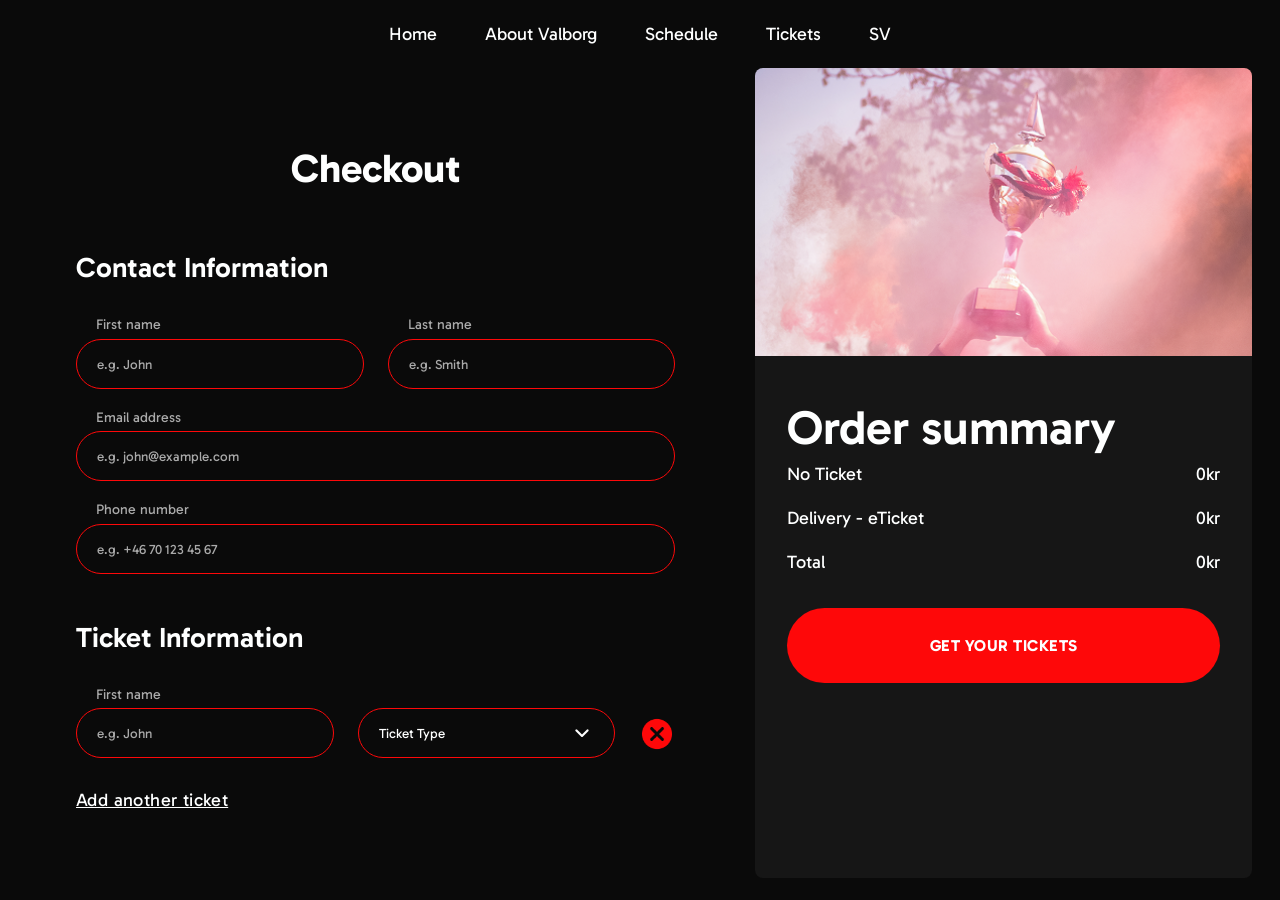
<file: booking-page.html>
<!DOCTYPE html>
<html lang="en">
  <head>
    <meta charset="UTF-8" />
    <meta name="viewport" content="width=device-width, initial-scale=1.0" />
    <title>Valborg</title>
    <link rel="preconnect" href="https://fonts.googleapis.com" />
    <link rel="preconnect" href="https://fonts.gstatic.com" crossorigin />
    <link
      href="https://fonts.googleapis.com/css2?family=Gabarito:wght@400..900&display=swap"
      rel="stylesheet"
    />
    <link rel="stylesheet" href="css/main.css" />
    <link rel="stylesheet" href="css/booking.css" />
    <script src="js/addTicket.js" defer></script>
  </head>

  <body>
    <nav>
      <ul>
        <li><a href="index.html">Home</a></li>
        <li><a href="#about-event">About Valborg</a></li>
        <li><a href="schedule.html">Schedule</a></li>
        <li><a href="tickets-page.html">Tickets</a></li>
        <li><a href="">SV</a></li>
      </ul>
    </nav>
    
    <main>
      <section id="checkout-section">
        <div id="checkout-left">
          <h1>Checkout</h1>
          <h2>Contact Information</h2>
          <div class="row">
            <div class="input-group">
              <label for="contact-first-name">First name</label>
              <input
                id="contact-first-name"
                type="text"
                placeholder="e.g. John"
              />
            </div>
            <div class="input-group">
              <label for="contact-last-name">Last name</label>
              <input
                id="contact-last-name"
                type="text"
                placeholder="e.g. Smith"
              />
            </div>
          </div>
          <div class="input-group">
            <label for="contact-email">Email address</label>
            <input
              id="contact-email"
              type="email"
              placeholder="e.g. john@example.com"
            />
          </div>
          <div class="input-group">
            <label for="contact-phone">Phone number</label>
            <input
              id="contact-phone"
              type="tel"
              placeholder="e.g. +46 70 123 45 67"
            />
          </div>
          <h2>Ticket Information</h2>
          <div id="ticket-container">
            <div class="row">
              <div class="input-group">
                <label for="ticket-first-name-1">First name</label>
                <input
                  id="ticket-first-name-1"
                  type="text"
                  placeholder="e.g. John"
                />
              </div>
              <div class="input-group">
                <label for="ticket-selector" class="sr-only">Ticket type</label>
                <select id="ticket-selector">
                  <option value="No Ticket" data-price="0kr">
                    Ticket Type
                  </option>
                  <option value="Entry Ticket" data-price="100kr">
                    Entry Ticket
                  </option>
                  <option value="Plus Ticket" data-price="150kr">
                    Plus Ticket
                  </option>
                  <option value="Experience Ticket" data-price="200kr">
                    Experience Ticket
                  </option>
                </select>
              </div>
              <button class="remove-ticket">
                <img src="./icons/cancel.png" alt="Remove ticket" />
              </button>
            </div>
          </div>
          <button class="link-button" id="add-ticket">
            Add another ticket
          </button>
        </div>
        
        <div id="checkout-right">
          <img
            src="./photos/checkout-photo.png"
            alt="Valborg Celebration Cup"
          />
          <div id="summary-box">
            <h2>Order summary</h2>
            <div id="ticket-summary">
              <div class="summary-row">
                <p class="ticket-type">No Ticket</p>
                <p class="ticket-price">0kr</p>
              </div>
            </div>
            <div class="summary-row">
              <p>Delivery - eTicket</p>
              <p>0kr</p>
            </div>
            <div class="summary-row total">
              <p>Total</p>
              <p class="total-value">0kr</p>
            </div>
            <a href="confirmation-page.html" class="primary-button"
              >GET YOUR TICKETS</a
            >
          </div>
        </div>
      </section>
    </main>
  </body>
</html>
</file>
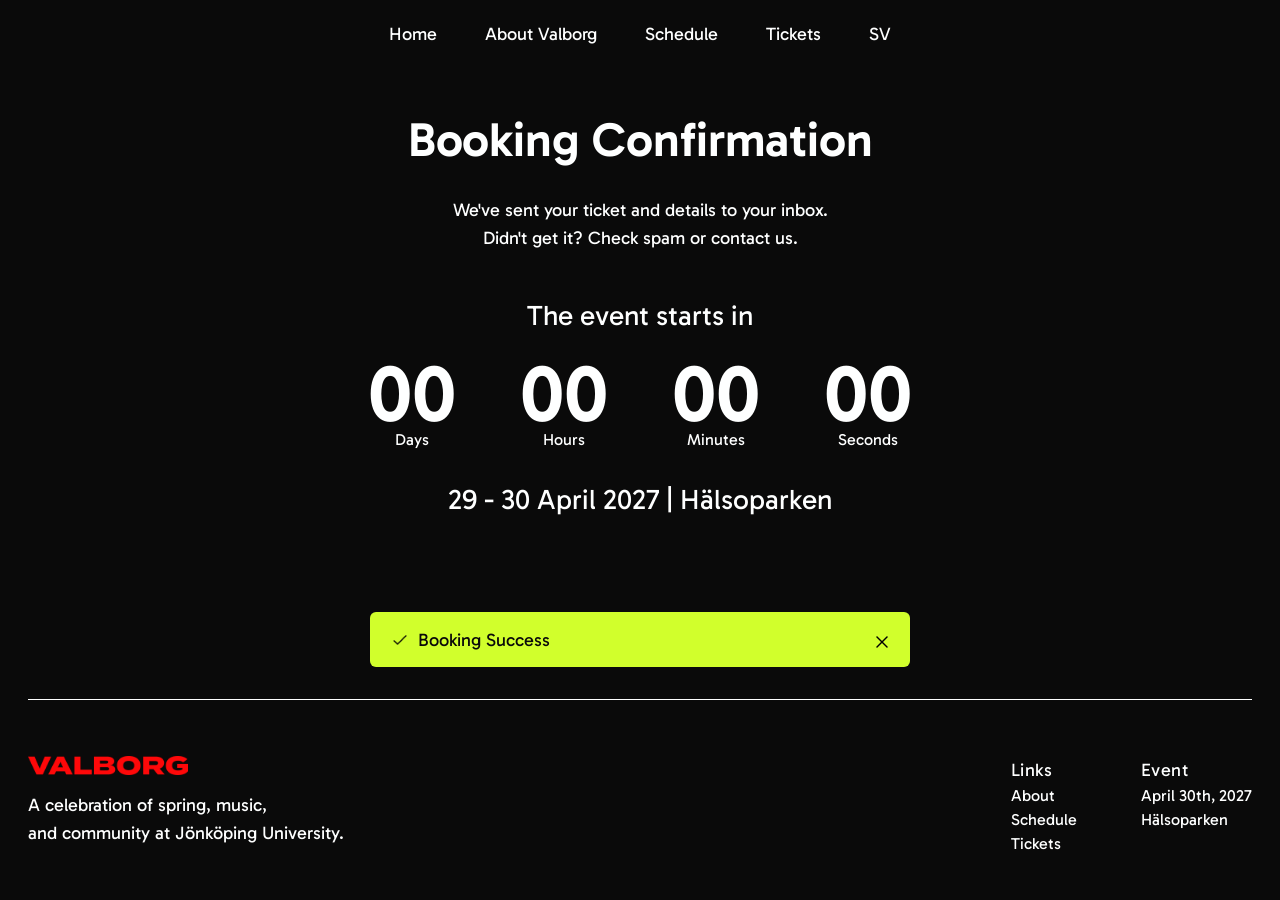
<file: confirmation-page.html>
<!DOCTYPE html>
<html lang="en">
  <head>
    <meta charset="UTF-8" />
    <meta name="viewport" content="width=device-width, initial-scale=1.0" />
    <title>Valborg</title>
    <link rel="preconnect" href="https://fonts.googleapis.com" />
    <link rel="preconnect" href="https://fonts.gstatic.com" crossorigin />
    <link
      href="https://fonts.googleapis.com/css2?family=Gabarito:wght@400..900&display=swap"
      rel="stylesheet"
    />
    <link rel="stylesheet" href="css/main.css" />
    <link rel="stylesheet" href="css/confirm.css" />
    <script src="js/countdown.js" defer></script>
  </head>
  <body>
    <nav>
      <ul>
        <li><a href="index.html">Home</a></li>
        <li><a href="#about-event">About Valborg</a></li>
        <li><a href="schedule.html">Schedule</a></li>
        <li><a href="tickets-page.html">Tickets</a></li>
        <li><a href="">SV</a></li>
      </ul>
    </nav>

    <main>
      <section id="confirmation">
        <h2>Booking Confirmation</h2>
        <p>
          We've sent your ticket and details to your inbox. <br />
          Didn't get it? Check spam or contact us.
        </p>
      </section>
      <section id="countdown">
        <div class="countdown-hero">
          <p>The event starts in</p>
        </div>
        <div class="timebox">
          <div clas="time">
            <h2 class="days">00</h2>
            <p>Days</p>
          </div>
          <div class="time">
            <h2 class="hours">00</h2>
            <p>Hours</p>
          </div>
          <div class="time">
            <h2 class="minutes">00</h2>
            <p>Minutes</p>
          </div>
          <div class="time">
            <h2 class="seconds">00</h2>
            <p>Seconds</p>
          </div>
        </div>
        <div class="countdown-place">
          <p>29 - 30 April 2027 | Hälsoparken</p>
        </div>
      </section>
      <div class="booking-banner">
        <div class="banner-left">
          <img src="./icons/Check.png" alt="success" class="banner-icon" />
          <p class="banner-text">Booking Success</p>
        </div>
        <img src="./icons/Close.png" alt="close" class="banner-icon" />
      </div>
    </main>

    <footer>
      <div id="footer-name">
        <img
          class="logo-footer"
          alt="Valborg-logo"
          src="./photos/VALBORG.png"
        />
        <p>
          A celebration of spring, music,<br />
          and community at Jönköping University.
        </p>
      </div>

      <div class="footer-info">
        <div id="footer-links">
          <h4>Links</h4>
          <p>About</p>
          <p>Schedule</p>
          <p>Tickets</p>
        </div>
        <div class="footer-event">
          <h4>Event</h4>
          <p>
            April 30th, 2027 <br />
            Hälsoparken
          </p>
        </div>
      </div>
    </footer>
  </body>
</html>
</file>
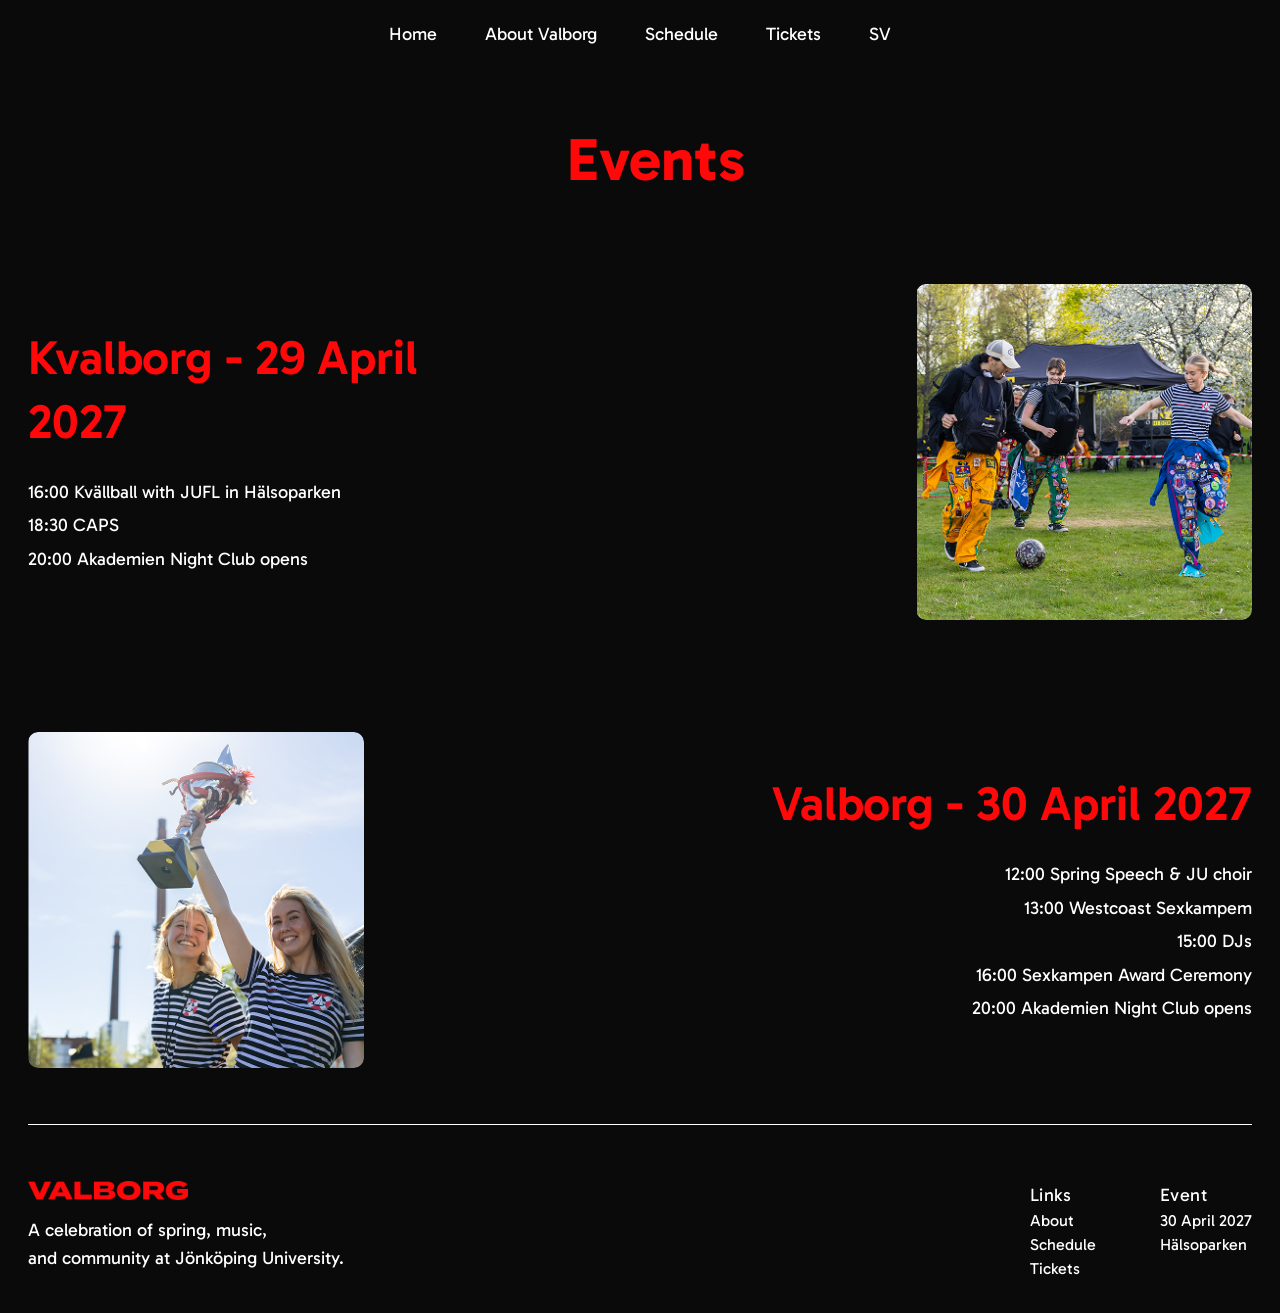
<file: schedule.html>
<!doctype html>
<html lang="en">
  <head>
    <meta charset="UTF-8" />
    <meta name="viewport" content="width=device-width, initial-scale=1.0" />
    <title>Valborg</title>
    <link rel="preconnect" href="https://fonts.googleapis.com" />
    <link rel="preconnect" href="https://fonts.gstatic.com" crossorigin />
    <link
      href="https://fonts.googleapis.com/css2?family=Gabarito:wght@400..900&display=swap"
      rel="stylesheet"
    />
    <link rel="stylesheet" href="css/main.css" />
    <link rel="stylesheet" href="css/schedule.css" />
  </head>
  <body>
    <nav>
      <ul>
        <li><a href="index.html">Home</a></li>
        <li><a href="index.html">About Valborg</a></li>
        <li><a href="schedule.html">Schedule</a></li>
        <li><a href="tickets-page.html">Tickets</a></li>
        <li><a href="index-sv.html">SV</a></li>
      </ul>
    </nav>

    <main>
      <section id="events-title">
        <h1>Events</h1>
      </section>

      <section class="event-section">
        <div class="event-text">
          <h2>Kvalborg - 29 April 2027</h2>
          <p>16:00 Kvällball with JUFL in Hälsoparken</p>
          <p>18:30 CAPS</p>
          <p>20:00 Akademien Night Club opens</p>
        </div>
        <div class="event-image">
          <img
            src="./photos/schedule-first-photo.png"
            alt="Students playing football at Valborg"
          />
        </div>
      </section>

      <section class="event-section reverse">
        <div class="event-image">
          <img
            src="./photos/schedule-second-photo.png"
            alt="Two students holding the football winning cup"
          />
        </div>
        <div class="event-text">
          <h2>Valborg - 30 April 2027</h2>
          <p>12:00 Spring Speech & JU choir</p>
          <p>13:00 Westcoast Sexkampem</p>
          <p>15:00 DJs</p>
          <p>16:00 Sexkampen Award Ceremony</p>
          <p>20:00 Akademien Night Club opens</p>
        </div>
      </section>
    </main>
    <footer>
      <div id="footer-name">
        <img
          class="logo-footer"
          alt="Valborg-logo"
          src="./photos/VALBORG.png"
        />
        <p>
          A celebration of spring, music,<br />
          and community at Jönköping University.
        </p>
      </div>

      <div class="footer-info">
        <div id="footer-links">
          <h4>Links</h4>
          <p>About</p>
          <p>Schedule</p>
          <p>Tickets</p>
        </div>
        <div class="footer-event">
          <h4>Event</h4>
          <p>30 April 2027</p>
          <p>Hälsoparken</p>
        </div>
      </div>
    </footer>
  </body>
</html>
</file>
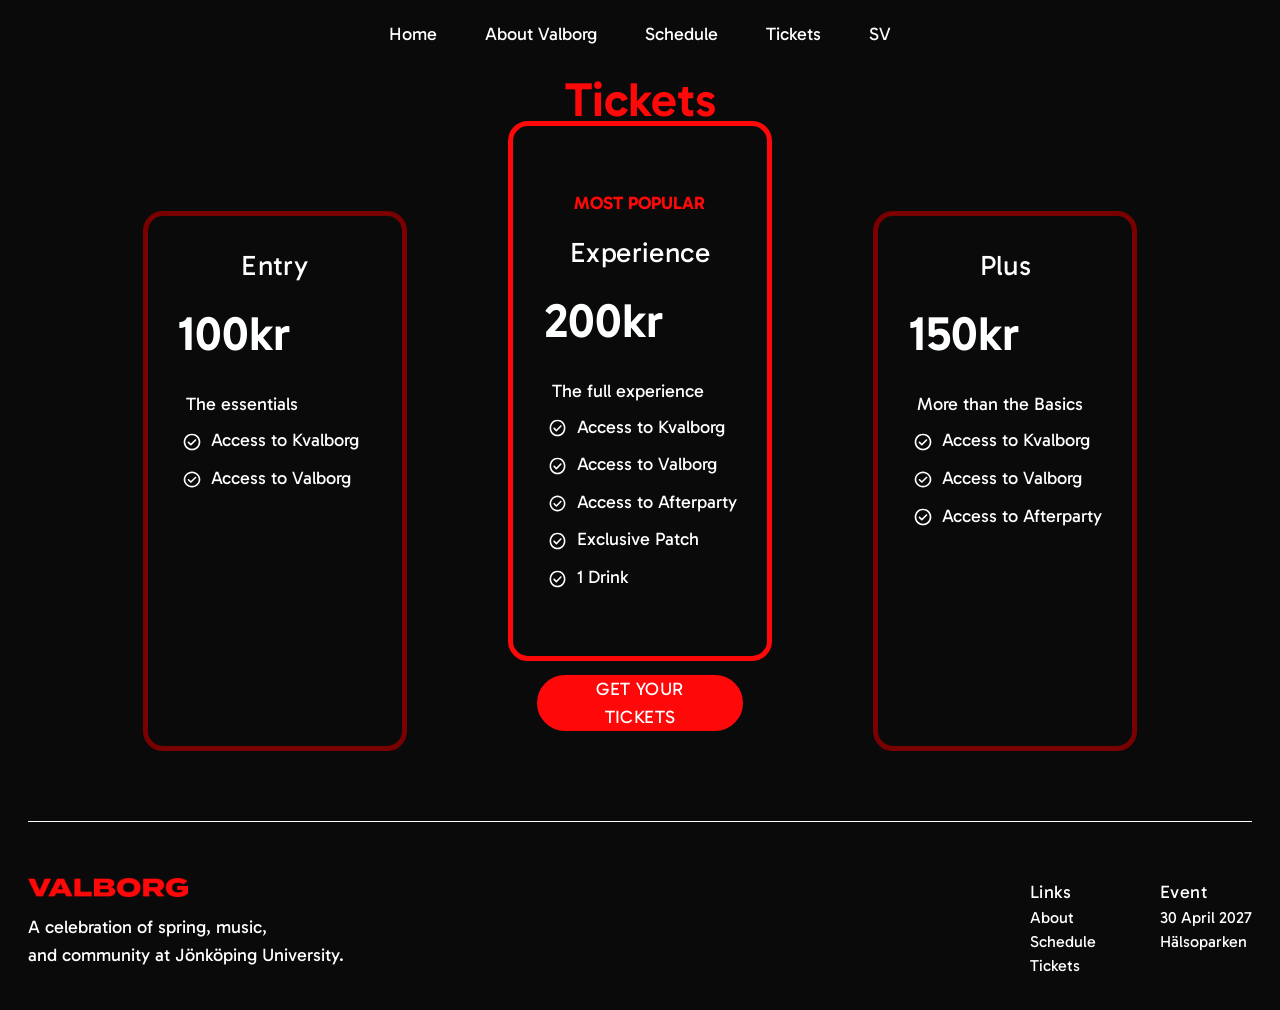
<file: tickets-page.html>
<!DOCTYPE html>
<html lang="en">
  <head>
    <meta charset="UTF-8" />
    <meta name="viewport" content="width=device-width, initial-scale=1.0" />
    <title>Valborg</title>
    <link rel="preconnect" href="https://fonts.googleapis.com" />
    <link rel="preconnect" href="https://fonts.gstatic.com" crossorigin />
    <link
      href="https://fonts.googleapis.com/css2?family=Gabarito:wght@400..900&display=swap"
      rel="stylesheet"
    />
    <link rel="stylesheet" href="css/main.css" />
    <link rel="stylesheet" href="css/tickets.css" />
    <script src="js/addTicket.js" defer></script>
  </head>
  <body>
    <div id="black-line"></div>

    <nav>
      <ul>
        <li><a href="index.html">Home</a></li>
        <li><a href="#about-event">About Valborg</a></li>
        <li><a href="schedule.html">Schedule</a></li>
        <li><a href="tickets-page.html">Tickets</a></li>
        <li><a href="">SV</a></li>
      </ul>
    </nav>

    <h2 class="tickets-heading-3">Tickets</h2>

    <main class="ticket-container">
      <section class="entry-flexbox">
        <h4>Entry</h4>
        <h2 class="price">100kr</h2>
        <p class="ticket-description">The essentials</p>
        <p>
          <img
            class="ticket-benefit-icons"
            src="icons/Checkbox-Icon.svg"
            alt="Benefit 1 of Entry Ticket"
          />
          Access to Kvalborg
        </p>
        <p>
          <img
            class="ticket-benefit-icons"
            src="icons/Checkbox-Icon.svg"
            alt="Benefit 2 of Entry Ticket"
          />
          Access to Valborg
        </p>
      </section>

      <section class="experience-flexbox">
        <h5 id="popular-subtitle-2">Most Popular</h5>
        <h4>Experience</h4>
        <h2 class="price">200kr</h2>
        <p class="ticket-description">The full experience</p>
        <p>
          <img
            class="ticket-benefit-icons"
            src="icons/Checkbox-Icon.svg"
            alt="Benefit 1 of Experience Ticket"
          />
          Access to Kvalborg
        </p>
        <p>
          <img
            class="ticket-benefit-icons"
            src="icons/Checkbox-Icon.svg"
            alt="Benefit 2 of Experience Ticket"
          />
          Access to Valborg
        </p>
        <p>
          <img
            class="ticket-benefit-icons"
            src="icons/Checkbox-Icon.svg"
            alt="Benefit 3 of Experience Ticket"
          />
          Access to Afterparty
        </p>
        <p>
          <img
            class="ticket-benefit-icons"
            src="icons/Checkbox-Icon.svg"
            alt="Benefit 4 of Experience Ticket"
          />
          Exclusive Patch
        </p>
        <p>
          <img
            class="ticket-benefit-icons"
            src="icons/Checkbox-Icon.svg"
            alt="Benefit 5 of Experience Ticket"
          />
          1 Drink
        </p>
      </section>

      <section class="plus-flexbox">
        <h4>Plus</h4>
        <h2 class="price">150kr</h2>
        <p class="ticket-description">More than the Basics</p>
        <p>
          <img
            class="ticket-benefit-icons"
            src="icons/Checkbox-Icon.svg"
            alt="Benefit 1 of Plus Ticket"
          />
          Access to Kvalborg
        </p>
        <p>
          <img
            class="ticket-benefit-icons"
            src="icons/Checkbox-Icon.svg"
            alt="Benefit 2 of Plus Ticket"
          />
          Access to Valborg
        </p>
        <p>
          <img
            class="ticket-benefit-icons"
            src="icons/Checkbox-Icon.svg"
            alt="Benefit 3 of Plus Ticket"
          />
          Access to Afterparty
        </p>
      </section>
      <button onclick="window.location.href = 'booking-page.html'">
        Get your tickets
      </button>
    </main>

    <footer>
      <div id="footer-name">
        <img
          class="logo-footer"
          alt="Valborg-logo"
          src="./photos/VALBORG.png"
        />
        <p>
          A celebration of spring, music,<br />
          and community at Jönköping University.
        </p>
      </div>

      <div class="footer-info">
        <div id="footer-links">
          <h4>Links</h4>
          <p>About</p>
          <p>Schedule</p>
          <p>Tickets</p>
        </div>
        <div class="footer-event">
          <h4>Event</h4>
          <p>30 April 2027</p>
          <p>Hälsoparken</p>
        </div>
      </div>
    </footer>
  </body>
</html>
</file>
<file: css/main.css>
/* Design System - variables */

:root {
  /* colours */
  --background-colour: #0a0a0a;
  --main-text-colour: #feffff;

  --primary-default-colour: #fe0809;
  --primary-hover-colour: #d00001;
  --primary-clicked-colour: #feffff;
  --unavailable-colour: #a2a2a2;

  --secondary-default-colour: #d1ff2c;
  --secondary-hover-colour: #adde00;
  --secondary-clicked-colour: #feffff;

  --error-default-colour: #790000;
  --error-hover-colour: #ca5050;
  --error-clicked-colour: #ffa9a9;

  /* grid system*/
  /* px to vw conversion for a total of 1224px viewport width */
  --column-width-desktop: 6.535vw;
  --column-gap-desktop: 1.96vw;

  /* px to vw conversion for a total of 320px viewport width */
  --column-width-mobile: 10vw;
  --column-gap-mobile: 5vw;

  /* typography */
  --heading-1-font-size: 3.75rem;
  --heading-1-line-height: 4.5rem;
  --heading-1-text-transform: uppercase;

  --heading-2-font-size: 3rem;
  --heading-2-line-height: 4rem;

  --heading-3-font-size: 2.5rem;
  --heading-3-line-height: 3rem;

  --subtitle-1-font-size: 1.75rem;
  --subtitle-1-line-height: 2.5rem;

  --subtitle-2-font-size: 1.125rem;
  --subtitle-2-line-height: 1.75rem;
  --subtitle-2-text-transform: uppercase;

  --body-1-font-size: 1.125rem;
  --body-1-line-height: 1.75rem;

  --body-2-font-size: 1rem;
  --body-2-line-height: 1.5rem;
}

/* text styles */

h1 {
  font-family: "Gabarito", sans-serif;
  font-style: normal;
  font-weight: 700;
  font-size: var(--heading-1-font-size);
  line-height: var(--heading-1-line-height);
  text-transform: var(--heading-1-text-transform);
  margin-block-start: 0;
  margin-block-end: 0;
}

h2 {
  font-family: "Gabarito", sans-serif;
  font-style: normal;
  font-weight: 600;
  font-size: var(--heading-2-font-size);
  line-height: var(--heading-2-line-height);
  margin-block-start: 0;
  margin-block-end: 0;
}

h3 {
  font-family: "Gabarito", sans-serif;
  font-style: normal;
  font-weight: 500;
  font-size: var(--heading-3-font-size);
  line-height: var(--heading-3-line-height);
  margin-block-start: 0;
  margin-block-end: 0;
}

h4 {
  font-family: "Gabarito", sans-serif;
  font-style: normal;
  font-weight: 400;
  letter-spacing: 0.025rem;
  font-size: var(--subtitle-1-font-size);
  line-height: var(--subtitle-1-line-height);
  margin-block-start: 0;
  margin-block-end: 0;
}

h5 {
  font-family: "Gabarito", sans-serif;
  font-style: normal;
  font-weight: 700;
  font-size: var(--subtitle-2-font-size);
  line-height: var(--subtitle-2-line-height);
  text-transform: var(--subtitle-2-text-transform);
  margin-block-start: 0;
  margin-block-end: 0;
}

p,
nav a {
  font-family: "Gabarito", sans-serif;
  font-style: normal;
  font-weight: 400;
  font-size: var(--body-1-font-size);
  line-height: var(--body-1-line-height);
  color: var(--main-text-colour);
  margin-block-start: 0;
  margin-block-end: 0;
}

a {
  text-decoration: none;
  color: var(--main-text-colour);
}

button {
  font-family: "Gabarito", sans-serif;
  font-style: normal;
  font-weight: 400;
  letter-spacing: 0.025rem;
  font-size: var(--body-1-font-size);
  line-height: var(--body-1-line-height);
}

.footer-info p {
  font-size: var(--body-2-font-size);
  line-height: var(--body-2-line-height);
}

.footer-info h4 {
  font-size: var(--body-1-font-size);
  line-height: var(--body-1-line-height);
  color: var(--main-text-colour);
}

/* page style */

body {
  margin: 0;
  color: var(--main-text-colour);
  background-color: var(--background-colour);
}

/* ============== */
/* NAVBAR SECTION */
/* ============== */

nav {
  position: sticky;
  top: 0;
  z-index: 1000;
  background-color: var(--background-colour);
}

nav ul {
  list-style: none;
  display: flex;
  justify-content: center;
  align-items: center;
  gap: 3rem;
  padding: 1.25rem 1rem;
  margin: 0;
}

/* media query - 1 max width: 1000px* - NAV */
@media (max-width: 1000px) {
  nav ul {
    gap: 2rem;
  }
}

/* media query - 2 max width: 750px* - NAV */
@media (max-width: 750px) {
  nav ul {
    gap: 1.5rem;
    padding: 1rem;
  }
}

/* media query - 3 max width: 500px* - NAV */
@media (max-width: 500px) {
  nav ul {
    flex-direction: column;
    gap: 1rem;
    padding: 1rem 0;
  }
}

/* ============== */
/* FOOTER SECTION */
/* ============== */

footer {
  max-width: 1224px;
  margin: 0 auto;
  border-top: 1px solid var(--main-text-colour);
  padding: 3.5rem 0 2rem;
  display: flex;
  justify-content: space-between;
  align-items: flex-start;
  gap: 2rem;
}

#footer-name {
  max-width: 22rem;
}

.logo-footer {
  width: 10rem;
  height: auto;
  display: block;
  margin-bottom: 1rem;
}

.footer-info {
  display: flex;
  gap: 4rem;
}

footer {
  max-width: 1224px;
  margin: 0 auto;
  border-top: 1px solid var(--main-text-colour);
  padding: 3.5rem 0 2rem;
  display: flex;
  justify-content: space-between;
  align-items: flex-start;
  gap: 2rem;
  flex-wrap: wrap;
}

#footer-name {
  max-width: 22rem;
}

.logo-footer {
  width: 10rem;
  height: auto;
  display: block;
  margin-bottom: 1rem;
}

.footer-info {
  display: flex;
  gap: 4rem;
  flex-wrap: wrap;
}

/* media query - 1 max width: 1000px* - FOOTER */
@media (max-width: 1000px) {
  footer {
    padding: 3rem 40px 2rem;
  }

  .footer-info {
    gap: 3rem;
  }
}

/* media query - 2 max width: 750px* - FOOTER */
@media (max-width: 750px) {
  footer {
    flex-direction: column;
    align-items: center;
    text-align: center;
    padding: 2.5rem 30px 2rem;
  }

  #footer-name {
    max-width: 100%;
  }

  .footer-info {
    justify-content: center;
    gap: 2.5rem;
  }

  .logo-footer {
    margin: 0 auto 1rem;
  }
}

/* media query - 3 max width: 500px* - FOOTER */
@media (max-width: 500px) {
  footer {
    padding: 2rem 20px;
    gap: 1.5rem;
  }

  .footer-info {
    flex-direction: column;
    align-items: center;
    gap: 2rem;
  }

  .logo-footer {
    width: 8rem;
  }
}
</file>
<file: css/booking.css>
@import url(main.css);

#checkout-section {
  max-width: 1224px;
  margin: 0 auto;
  padding: 0 1rem;
  display: grid;
  grid-template-columns: 1.4fr 1fr;
  gap: 2rem;
  background-color: #0a0a0a;
  align-items: stretch;
}

#checkout-left {
  padding: 4rem 3rem;
}

#checkout-left h1 {
  font-size: 2.5rem;
  margin-bottom: 2rem;
  text-align: center;
  text-transform: none;
}

#checkout-left h2 {
  margin-top: 2rem;
  margin-bottom: 1rem;
  font-size: 1.75rem;
}

.row {
  display: flex;
  gap: 1.5rem;
  align-items: flex-end;
}

.input-group {
  display: flex;
  flex-direction: column;
  width: 100%;
  margin-bottom: 1.25rem;
}

.row .input-group {
  margin-bottom: 0;
}

.row {
  margin-bottom: 1.25rem;
}

.sr-only {
  position: absolute;
  width: 1px;
  height: 1px;
  padding: 0;
  margin: -1px;
  overflow: hidden;
  clip: rect(0, 0, 0, 0);
  white-space: nowrap;
  border: 0;
}

.input-group label {
  font-family: "Gabarito", sans-serif;
  font-size: 0.875rem;
  color: #aaa;
  margin-bottom: 0.35rem;
  padding-left: 1.25rem;
}

#checkout-left input,
#checkout-left select {
  width: 100%;
  padding: 1rem 1.25rem;
  margin-bottom: 0;
  border: 1px solid var(--primary-default-colour);
  border-radius: 999px;
  background: transparent;
  color: var(--main-text-colour);
  font-family: "Gabarito", sans-serif;
  box-sizing: border-box;
  -webkit-appearance: none;
  appearance: none;
}

#checkout-left select {
  background-image: url("/icons/dropdown.png");
  background-repeat: no-repeat;
  background-position: right 1.25rem center;
  padding-right: 2.75rem;
}

#checkout-left input::placeholder {
  color: #aaa;
}

#checkout-left input:focus,
#checkout-left select:focus {
  outline: none;
  border-color: #ff2b2b;
}

.link-button {
  background: transparent;
  border: none;
  color: var(--main-text-colour);
  text-decoration: underline;
  padding: 0;
  margin-top: 0.5rem;
  cursor: pointer;
}

#checkout-right {
  height: 100%;
  font-size: 1rem;
  font-style: normal;
  line-height: 40px;
  display: flex;
  flex-direction: column;
  background: #161616;
  border-radius: 8px;
  overflow: hidden;
}

#checkout-right img {
  width: 100%;
  aspect-ratio: 16/9;
  height: 18rem;
  object-fit: cover;
}

#summary-box {
  padding: 2.5rem 2rem 2rem;
}

.summary-row {
  display: flex;
  justify-content: space-between;
  margin-bottom: 1rem;
}

.summary-row p {
  margin: 0;
}

.total {
  margin-top: 0.5rem;
  font-weight: 700;
}

#summary-box hr {
  border: none;
  border-top: 1px solid #333;
  margin: 1.5rem 0;
}

.primary-button {
  display: block;
  width: 100%;
  margin-top: 2rem;
  padding: 1.1rem;
  border: none;
  border-radius: 999px;
  background: var(--primary-default-colour);
  color: var(--main-text-colour);
  font-family: "Gabarito", sans-serif;
  font-size: 1rem;
  font-weight: 700;
  letter-spacing: 0.5px;
  cursor: pointer;
  text-decoration: none;
  text-align: center;
  box-sizing: border-box;
}

/* ================== */
/* REMOVE TICKET BTN  */
/* ================== */
.remove-ticket {
  background: transparent;
  border: none;
  cursor: pointer;
  padding: 0;
  align-self: flex-end;
  display: flex;
  align-items: center;
  flex-shrink: 0;
  margin-bottom: 0.4rem;
}
.remove-ticket img {
  width: 36px;
  height: 36px;
  display: block;
}
.remove-ticket:hover {
  opacity: 0.7;
}

@media screen and (max-width: 900px) {
  #checkout-section {
    grid-template-columns: 1fr;
  }
  #checkout-left,
  #checkout-right {
    padding: 2.5rem 2rem;
  }
}

@media screen and (max-width: 600px) {
  .row {
    flex-direction: column;
    gap: 12;
  }
  #checkout-left {
    padding: 2rem 1.25rem;
  }
  #checkout-left h1 {
    font-size: 2rem;
  }
  #checkout-left h2 {
    font-size: 1.4rem;
  }
  #summary-box {
    padding: 1.5rem;
  }
}
</file>
<file: css/confirm.css>
/* ==================== */
/* CONFIRMATION SECTION */
/* ==================== */

#confirmation {
  display: flex;
  flex-direction: column;
  text-align: center;
  align-items: center;
  gap: 1.5rem;
  margin-top: 2.5rem;
}

/* ================= */
/* COUNTDOWN SECTION */
/* ================= */

#countdown {
  display: flex;
  flex-direction: column;
  margin: 3.125rem 6.25rem;
  align-items: center;
  text-align: center;
}

.countdown-hero {
  margin-bottom: 2rem;
}

.countdown-hero p {
  font-size: var(--subtitle-1-font-size);
}

.timebox {
  display: flex;
  align-items: center;
  justify-content: center;
  gap: 4rem;
}

.timebox h2 {
  font-size: 5rem;
}

.timebox p {
  font-size: 1rem;
}

.countdown-place p {
  font-size: var(--subtitle-1-font-size);
  margin-top: 2rem;
  margin-bottom: 3rem;
}

/* media query - 1 max width: 1000px* - CONFIRM */
@media (max-width: 1000px) {
  #countdown {
    margin: 3rem 4rem;
  }

  .timebox {
    gap: 3rem;
  }

  .timebox h2 {
    font-size: 4rem;
  }
}

/* media query - 2 max width: 750px* - CONFIRM */
@media (max-width: 750px) {
  #countdown {
    margin: 2.5rem 2.5rem;
  }

  .timebox {
    gap: 2rem;
  }

  .timebox h2 {
    font-size: 3rem;
  }

  .countdown-place p {
    margin-top: 1.5rem;
    margin-bottom: 2rem;
  }
}
/* media query - 3 max width: 500px* - CONFIRM */
@media (max-width: 500px) {
  #confirmation {
    margin-top: 1.5rem;
    gap: 1rem;
    padding: 0 1.25rem;
  }

  #countdown {
    margin: 2rem 1.25rem;
  }

  .timebox {
    gap: 1.25rem;
  }

  .timebox h2 {
    font-size: 2.2rem;
  }

  .timebox p {
    font-size: 0.85rem;
  }

  .countdown-place p {
    font-size: 0.9rem;
    margin-top: 1.25rem;
    margin-bottom: 1.5rem;
  }
}

@media (max-width: 500px) {
  nav ul {
    flex-direction: column;
    gap: 1rem;
    padding: 1rem 0;
  }
}

/* ================= */
/* BOOKING BANNER    */
/* ================= */
.booking-banner {
  display: flex;
  align-items: center;
  justify-content: space-between;
  gap: 0.5rem;
  background-color: var(--secondary-default-colour);
  color: var(--background-colour);
  font-size: var(--body-1-font-size);
  line-height: var(--body-1-line-height);
  font-weight: 600;
  padding: 0.85rem 1.25rem;
  border-radius: 6px;
  margin: 0 auto 2rem auto;
  max-width: 500px;
  width: 100%;
}

.banner-left {
  display: flex;
  align-items: center;
  gap: 0.5rem;
}

.banner-check {
  font-size: var(--body-1-font-size);
  color: var(--background-colour);
}

.banner-icon {
  width: 1.25rem;
  height: 1.25rem;
}

.banner-close {
  background: none;
  border: none;
  cursor: pointer;
  font-size: 1rem;
  color: #1a1a1a;
  padding: 0;
  margin-left: 1rem;
  line-height: 1;
}

.banner-text {
  color: var(--background-colour);
}

/* media query - 1 max width: 1000px* - CONFIRM */
@media (max-width: 1000px) {
  .booking-banner {
    max-width: 450px;
  }
}

/* media query - 2 max width: 750px* - CONFIRM */
@media (max-width: 750px) {
  .booking-banner {
    max-width: 350px;
  }
}

/* media query - 3 max width: 500px* - CONFIRM */
@media (max-width: 500px) {
  .booking-banner {
    max-width: 250px;
  }
}
</file>
<file: css/schedule.css>
@import url(main.css);

main {
  max-width: 1224px;
  margin: 0 auto;
}

#events-title {
  width: 100%;
  text-align: center;
  padding: 3.5rem 1rem 2rem;
}

#events-title h1 {
  color: var(--primary-default-colour);
  text-transform: none;
}
.event-section {
  display: grid;
  grid-template-columns: 1fr 1fr;
  align-items: center;
  gap: 3rem;
  padding: 3.5rem 0;
}
.event-text {
  justify-self: start;
  text-align: left;
  max-width: 30rem;
}
.event-text h2 {
  color: var(--primary-default-colour);
  margin-bottom: 1.5rem;
}

.event-text p {
  margin-bottom: 0.35rem;
}

.event-image {
  display: flex;
  justify-content: flex-end;
}
.reverse .event-text {
  justify-self: end;
  text-align: right;
}
.reverse .event-image {
  order: -1;
  justify-content: flex-start;
}

.event-image img {
  width: 100%;
  max-width: 21rem;
  height: auto;
  border-radius: 10px;
  object-fit: cover;
  display: block;
}

@media screen and (max-width: 900px) {
  .event-section {
    grid-template-columns: 1fr;
    align-items: start;
    text-align: center;
    gap: 1.5rem;
    padding: 2.5rem 0;
  }
  .event-text {
    justify-self: center;
    text-align: center;
    max-width: 100%;
    margin-bottom: 0.5rem;
  }
  .event-text h2 {
    margin-bottom: 1rem;
  }
  .event-image {
    justify-content: center;
  }
  .event-image img {
    max-width: 28rem;
  }
  .reverse .event-text {
    text-align: center;
    justify-self: center;
  }
  .reverse .event-image {
    order: 0;
    justify-content: center;
  }
}

@media screen and (max-width: 600px) {
  #event-title {
    padding: 2rem 1rem;
  }
  .event-section {
    padding: 2rem 0;
    gap: 1.5rem;
  }
  .event-img {
    max-width: 100%;
  }
}
</file>
<file: css/tickets.css>
@import url(main.css);
* {
  box-sizing: border-box;
}
.tickets-heading-3 {
  color: var(--primary-default-colour);
  text-align: center;
  margin: 0;
}

#popular-subtitle-2 {
  color: var(--primary-default-colour);
}

.ticket-container {
  display: grid;
  grid-template-columns: 1fr 1fr 1fr;
  column-gap: 4.5rem;
  margin: 5% 10% 0% 10%;
}

section {
  color: var(--main-text-colour);
  display: flex;
  flex-flow: column;
  text-align: center;
}

section h4 {
  margin-top: 1rem;
}

section p {
  margin-top: 0.5rem;
  text-align: left;
  padding-left: 1rem;
}

.price {
  text-align: start;
  padding: 1rem;
}

.entry-flexbox {
  display: flex;
  margin: 5%;
  padding: 5%;
  border: 5px solid var(--error-default-colour);
  border-radius: 20px 20px 20px 20px;
  background: var(--background-colour);
  height: 60vh;
}

.plus-flexbox {
  display: flex;
  margin: 5%;
  padding: 5%;
  border: 5px solid var(--error-default-colour);
  border-radius: 20px 20px 20px 20px;
  background: var(--background-colour);
  height: 60vh;
}

.experience-flexbox {
  display: flex;
  justify-content: center;
  margin: 5%;
  padding: 5%;
  border: 5px solid var(--primary-default-colour);
  border-radius: 20px 20px 20px 20px;
  background: var(--background-colour);
  transform: translateY(-10vh);
}

.ticket-description {
  padding-left: 1.5rem;
}

.ticket-benefit-icons {
  display: inline;
  vertical-align: middle;
  padding: 2%;
  width: 1.75rem;
  height: 1.75rem;
  aspect-ratio: 1/1;
}

button {
  background-color: var(--primary-default-colour);
  color: var(--white-colour);
  border: none;
  border-radius: 100px;
  padding: 0.75rem 1.5rem;
  font-size: var(--subtitle-2-font-size);
  line-height: var(--subtitle-2-line-height);
  text-transform: var(--subtitle-2-text-transform);
  cursor: pointer;
  display: inline-flex;
  width: 70%;
  height: 3.5rem;
  padding: 0.75rem 1.5rem;
  justify-content: center;
  justify-self: center;
  align-items: center;
  background: var(--primary-default-colour);
  border: 5px solid var(--primary-default-colour);
  border-radius: 100px;
  grid-column: 2/3;
  transform: translateY(-10vh);
}

/* media query - 1 max width: 1233px* - TICKET CARDS*/

@media screen and (max-width: 1233px) {
  .ticket-container {
    column-gap: 1rem;
  }

  section p {
    font-size: smaller;
  }

  #popular-subtitle-2 {
    font-size: smaller;
  }

  button {
    width: 80%;
    font-size: 0.8rem;
  }

  .ticket-benefit-icons {
    width: 1.5rem;
    height: 1.5rem;
    aspect-ratio: 1/1;
  }
}

/* media query - 2 max width: 986px - TICKET CARDS */
@media screen and (max-width: 986px) {
  .ticket-container {
    column-gap: 1rem;
  }
  .price {
    font-size: var(--heading-3-font-size);
  }
}
/* media query - 3 max width: 841px - TICKET CARDS */
@media screen and (max-width: 841px) {
  .ticket-container {
    margin: 5% 2% 0% 2%;
    column-gap: 0.5rem;
  }
  button {
    width: 80%;
  }
}

/* media query - 4 max width: 687px - TICKET CARDS */
@media screen and (max-width: 687px) {
  .ticket-container {
    display: grid;
    grid-template-columns: 1fr 1fr 1fr;
    column-gap: 0.5rem;
    margin: 5% 2% 0% 2%;
  }

  .experience-flexbox {
    transform: translateY(-6vh);
  }

  .price {
    font-size: var(--heading-3-font-size);
  }

  .ticket-benefit-icons {
    width: 1rem;
    height: 1rem;
    aspect-ratio: 1/1;
  }

  button {
    width: 70%;
    height: 2rem;
    padding: 0.3rem 0.3rem;
    font-size: 0.8rem;
    transform: translateY(-5vh);
  }
}

/* media query - 5 max width: 606px* - TICKET CARDS*/
@media screen and (max-width: 606px) {
  section p {
    font-size: 0.7rem;
  }
}

/* media query - 6 max width: 579px* - TICKET CARDS*/
@media screen and (max-width: 579px) {
  .ticket-container {
    grid-template-columns: 1fr;
    row-gap: 1rem;
    margin-top: 0;
  }

  .price {
    font-size: var(--heading-2-font-size);
  }

  .tickets-heading-3 {
    font-size: var(--heading-2-font-size);
  }

  section p {
    font-size: var(--body-1-font-size);
  }

  .ticket-benefit-icons {
    display: inline;
    vertical-align: middle;
    padding: 2%;
    width: 3rem;
    height: 3rem;
    aspect-ratio: 1/1;
  }

  .entry-flexbox {
    grid-row: 2/3;
    padding: 1%;
  }
  .experience-flexbox {
    grid-row: 3/4;
    padding: 1%;
    transform: translateY(0vh);
  }
  .plus-flexbox {
    grid-row: 4/5;
    padding: 1%;
  }

  button {
    grid-column: 1/2;
    margin-top: 10%;
    width: 50%;
  }
}

/* media query - 7 max width: 442px* - TICKET CARDS*/
@media screen and (max-width: 442px) {
  .ticket-container {
    grid-template-columns: 1fr;
    margin: 0;
  }
  button {
    width: 50%;
  }
}
</file>
